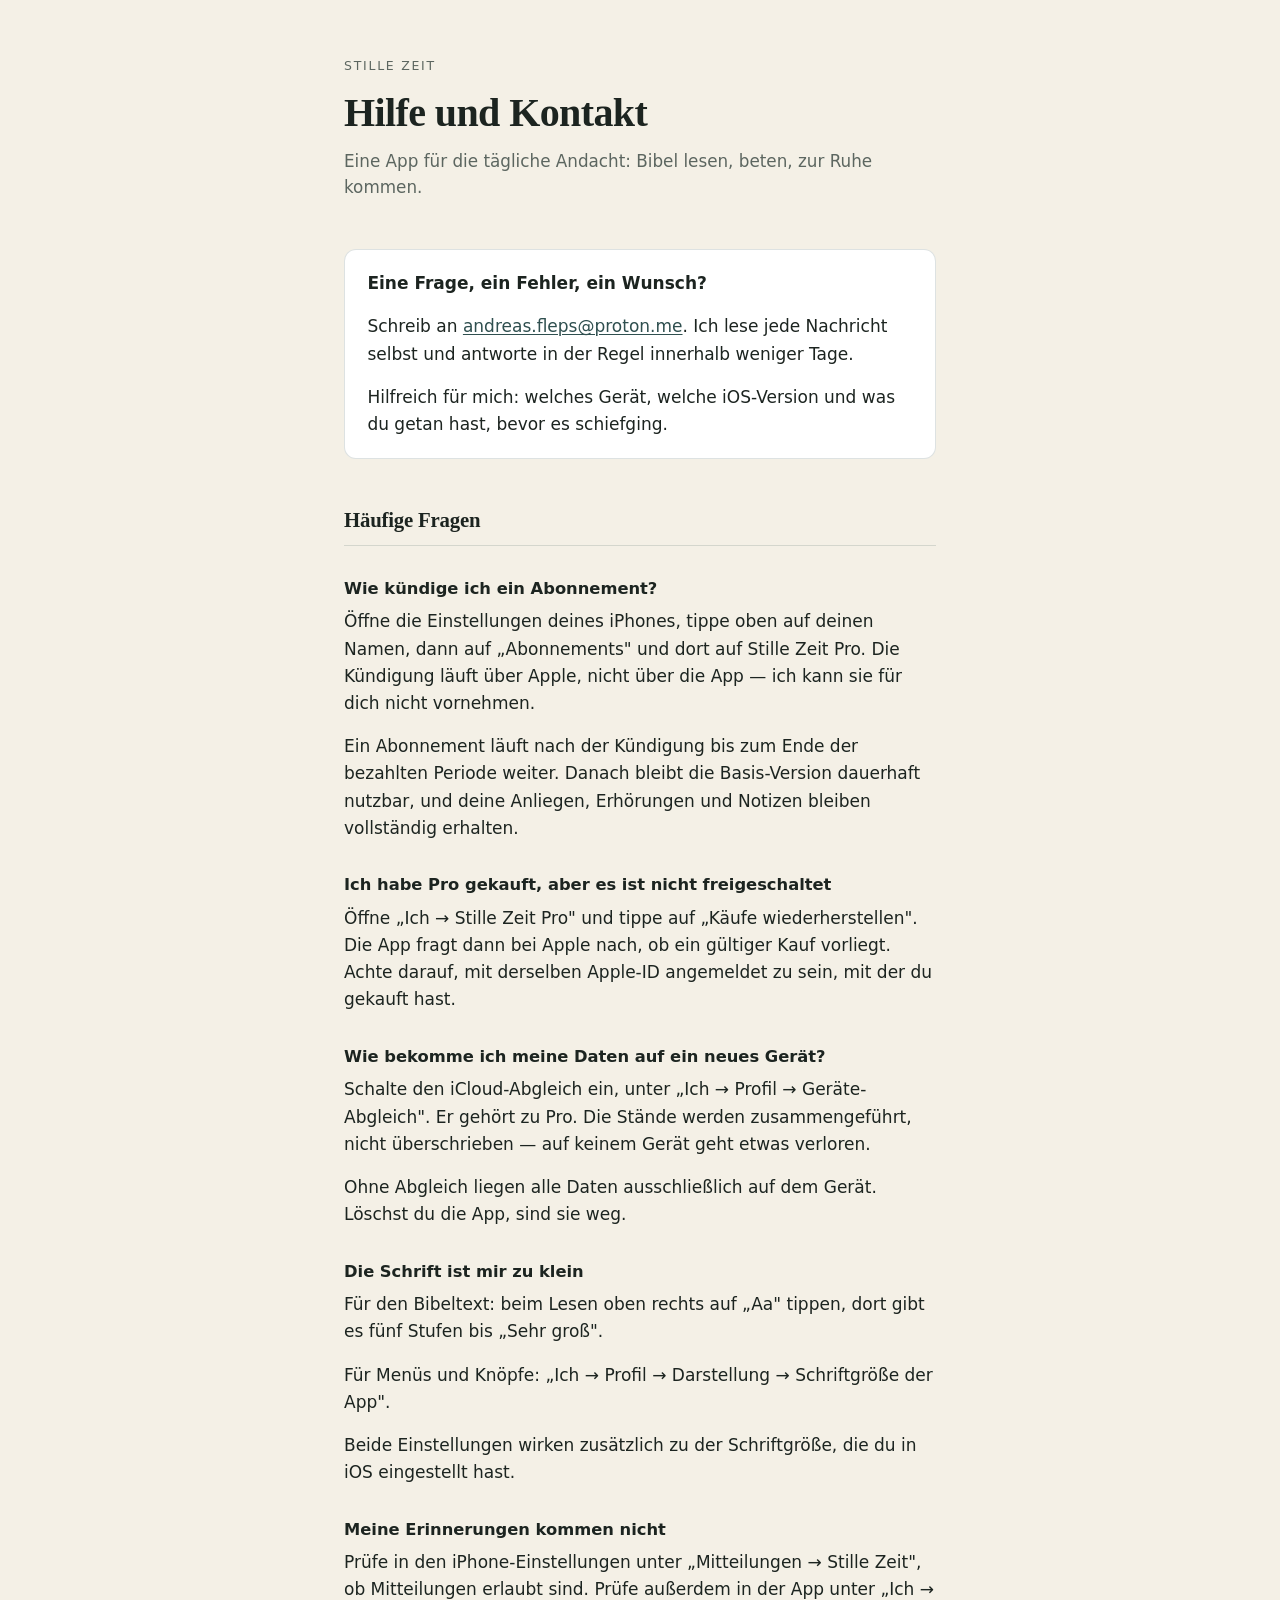
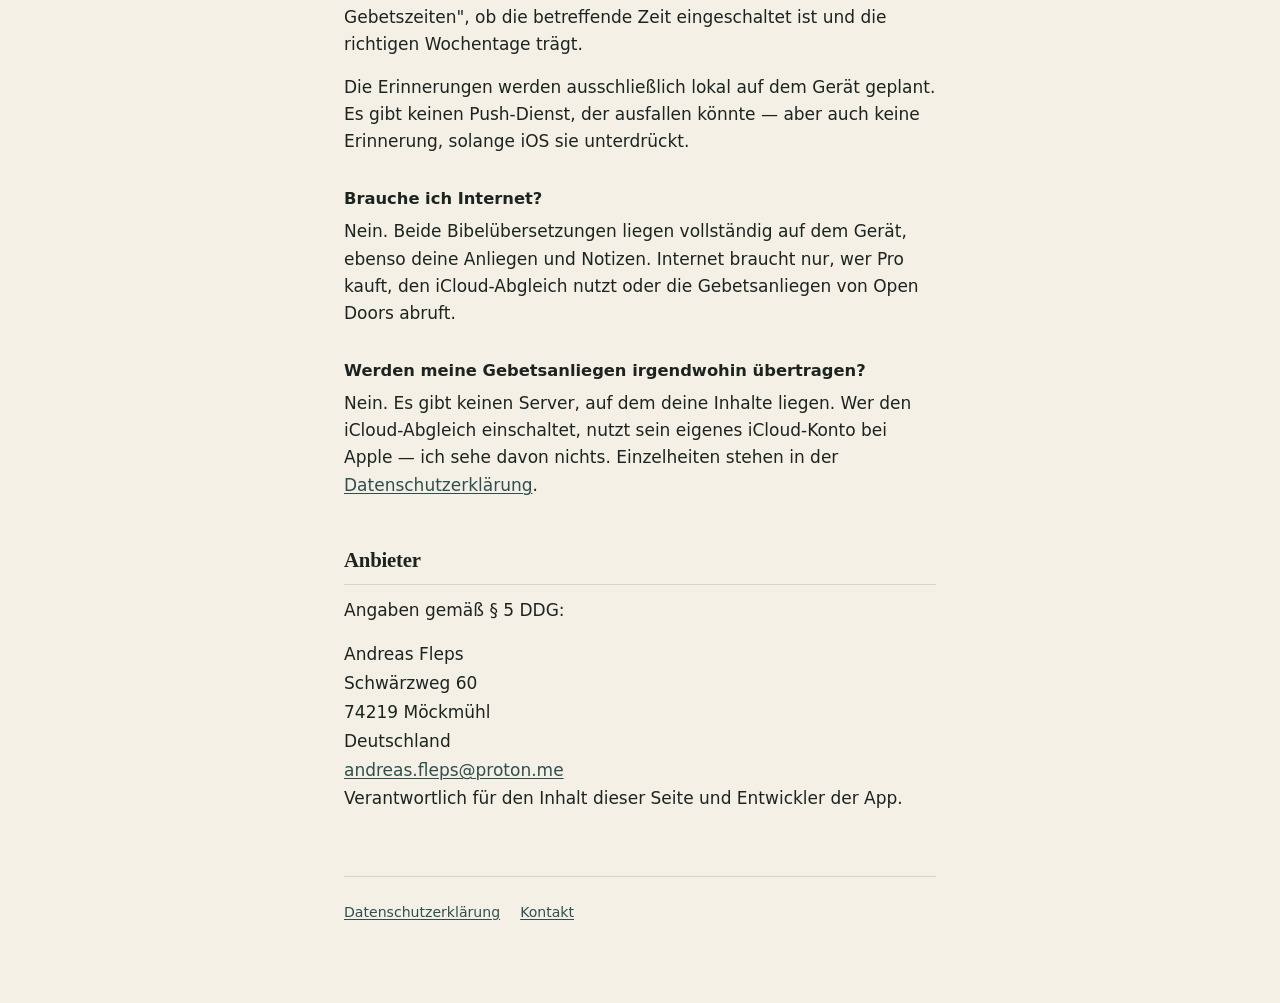
<file: index.html>
<!DOCTYPE html>
<html lang="de">
<head>
<meta charset="utf-8">
<meta name="viewport" content="width=device-width, initial-scale=1">
<title>Stille Zeit — Hilfe und Kontakt</title>
<meta name="description" content="Hilfe, häufige Fragen und Kontakt zur App Stille Zeit.">
<link rel="stylesheet" href="stil.css">
</head>
<body>
<div class="huelle">

  <header class="kopf">
    <p class="marke">Stille Zeit</p>
    <h1>Hilfe und Kontakt</h1>
    <p class="vorspann">Eine App für die tägliche Andacht: Bibel lesen, beten, zur Ruhe kommen.</p>
  </header>

  <div class="karte">
    <p><strong>Eine Frage, ein Fehler, ein Wunsch?</strong></p>
    <p>Schreib an <a href="mailto:andreas.fleps@proton.me">andreas.fleps@proton.me</a>. Ich lese jede Nachricht selbst und antworte in der Regel innerhalb weniger Tage.</p>
    <p>Hilfreich für mich: welches Gerät, welche iOS-Version und was du getan hast, bevor es schiefging.</p>
  </div>

  <h2>Häufige Fragen</h2>

  <h3>Wie kündige ich ein Abonnement?</h3>
  <p>Öffne die Einstellungen deines iPhones, tippe oben auf deinen Namen, dann auf „Abonnements" und dort auf Stille Zeit Pro. Die Kündigung läuft über Apple, nicht über die App — ich kann sie für dich nicht vornehmen.</p>
  <p>Ein Abonnement läuft nach der Kündigung bis zum Ende der bezahlten Periode weiter. Danach bleibt die Basis-Version dauerhaft nutzbar, und deine Anliegen, Erhörungen und Notizen bleiben vollständig erhalten.</p>

  <h3>Ich habe Pro gekauft, aber es ist nicht freigeschaltet</h3>
  <p>Öffne „Ich → Stille Zeit Pro" und tippe auf „Käufe wiederherstellen". Die App fragt dann bei Apple nach, ob ein gültiger Kauf vorliegt. Achte darauf, mit derselben Apple-ID angemeldet zu sein, mit der du gekauft hast.</p>

  <h3>Wie bekomme ich meine Daten auf ein neues Gerät?</h3>
  <p>Schalte den iCloud-Abgleich ein, unter „Ich → Profil → Geräte-Abgleich". Er gehört zu Pro. Die Stände werden zusammengeführt, nicht überschrieben — auf keinem Gerät geht etwas verloren.</p>
  <p>Ohne Abgleich liegen alle Daten ausschließlich auf dem Gerät. Löschst du die App, sind sie weg.</p>

  <h3>Die Schrift ist mir zu klein</h3>
  <p>Für den Bibeltext: beim Lesen oben rechts auf „Aa" tippen, dort gibt es fünf Stufen bis „Sehr groß".</p>
  <p>Für Menüs und Knöpfe: „Ich → Profil → Darstellung → Schriftgröße der App".</p>
  <p>Beide Einstellungen wirken zusätzlich zu der Schriftgröße, die du in iOS eingestellt hast.</p>

  <h3>Meine Erinnerungen kommen nicht</h3>
  <p>Prüfe in den iPhone-Einstellungen unter „Mitteilungen → Stille Zeit", ob Mitteilungen erlaubt sind. Prüfe außerdem in der App unter „Ich → Gebetszeiten", ob die betreffende Zeit eingeschaltet ist und die richtigen Wochentage trägt.</p>
  <p>Die Erinnerungen werden ausschließlich lokal auf dem Gerät geplant. Es gibt keinen Push-Dienst, der ausfallen könnte — aber auch keine Erinnerung, solange iOS sie unterdrückt.</p>

  <h3>Brauche ich Internet?</h3>
  <p>Nein. Beide Bibelübersetzungen liegen vollständig auf dem Gerät, ebenso deine Anliegen und Notizen. Internet braucht nur, wer Pro kauft, den iCloud-Abgleich nutzt oder die Gebetsanliegen von Open Doors abruft.</p>

  <h3>Werden meine Gebetsanliegen irgendwohin übertragen?</h3>
  <p>Nein. Es gibt keinen Server, auf dem deine Inhalte liegen. Wer den iCloud-Abgleich einschaltet, nutzt sein eigenes iCloud-Konto bei Apple — ich sehe davon nichts. Einzelheiten stehen in der <a href="datenschutz.html">Datenschutzerklärung</a>.</p>

  <h2>Anbieter</h2>
  <p>Angaben gemäß § 5 DDG:</p>
  <address class="anschrift">
    Andreas Fleps<br>
    Schwärzweg 60<br>
    74219 Möckmühl<br>
    Deutschland<br>
    <a href="mailto:andreas.fleps@proton.me">andreas.fleps@proton.me</a>
  </address>
  <p>Verantwortlich für den Inhalt dieser Seite und Entwickler der App.</p>

  <footer class="fuss">
    <a href="datenschutz.html">Datenschutzerklärung</a>
    <a href="mailto:andreas.fleps@proton.me">Kontakt</a>
  </footer>

</div>
</body>
</html>
</file>
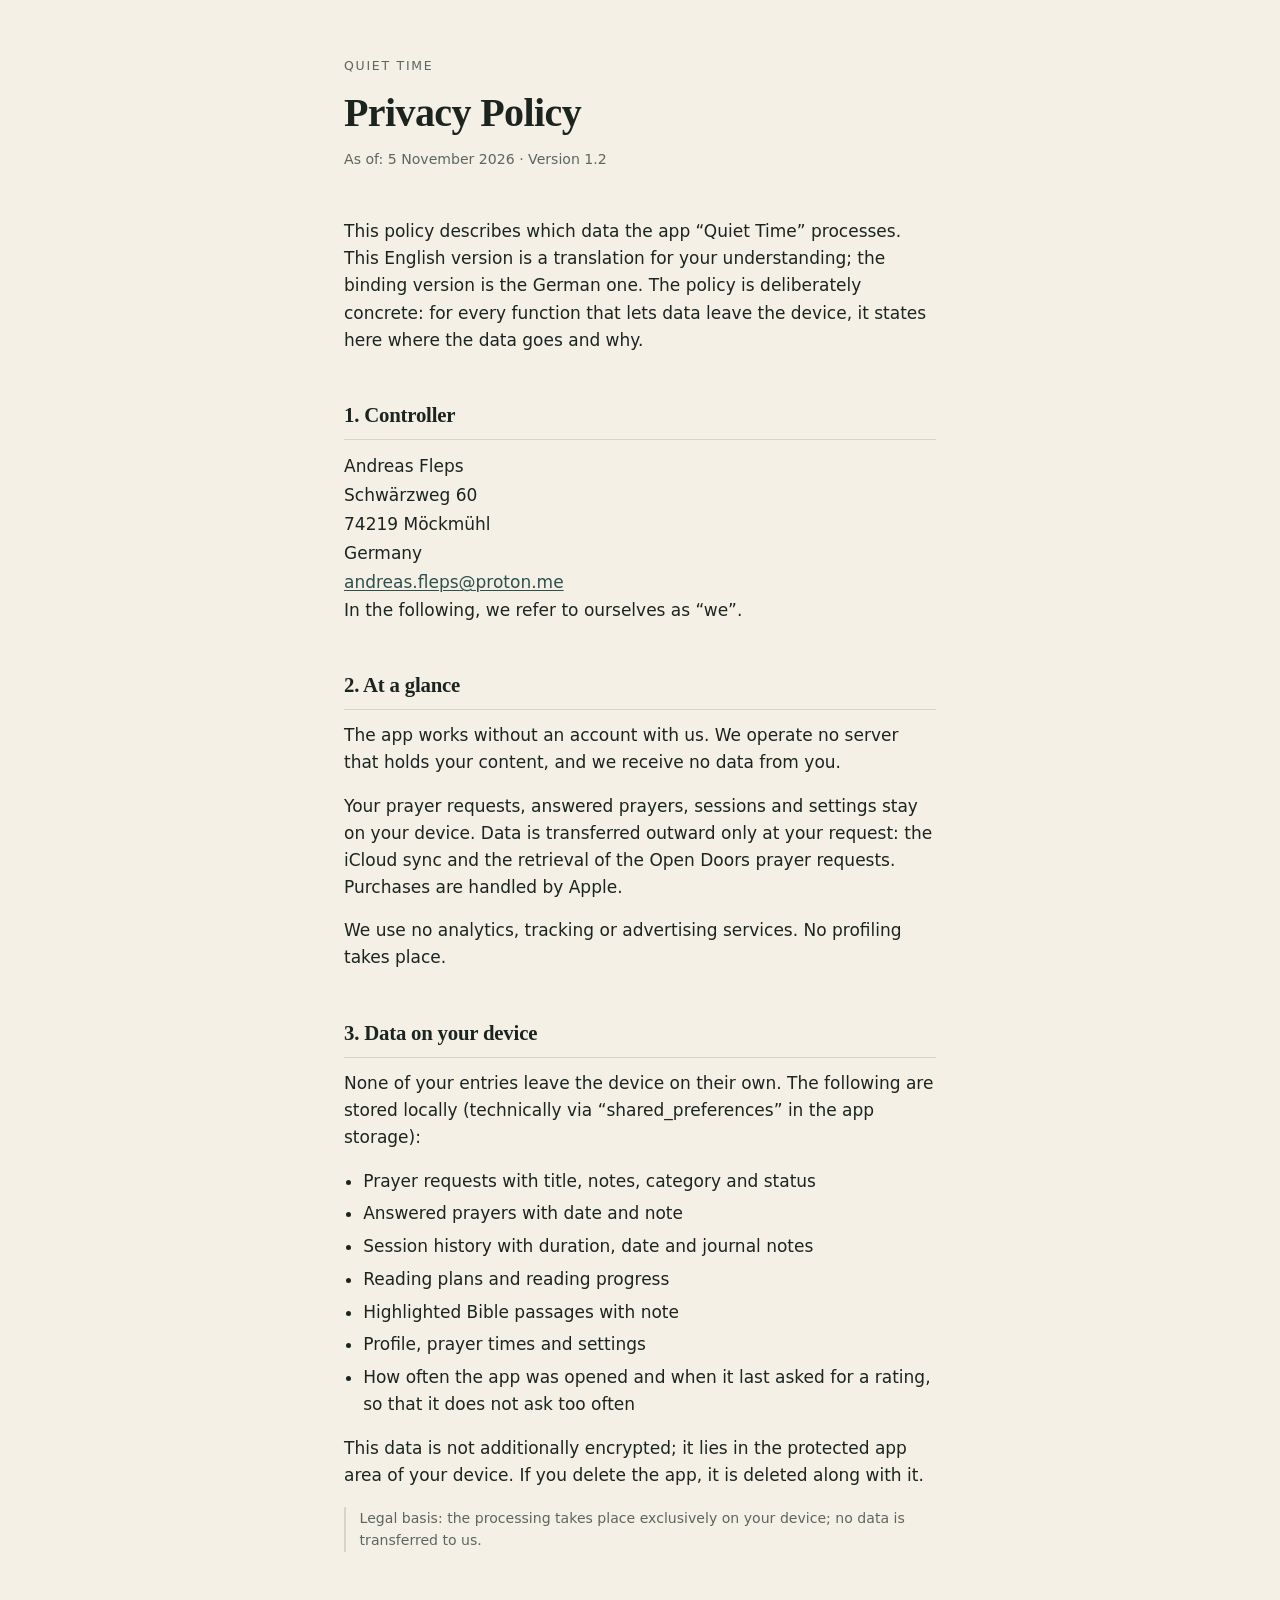
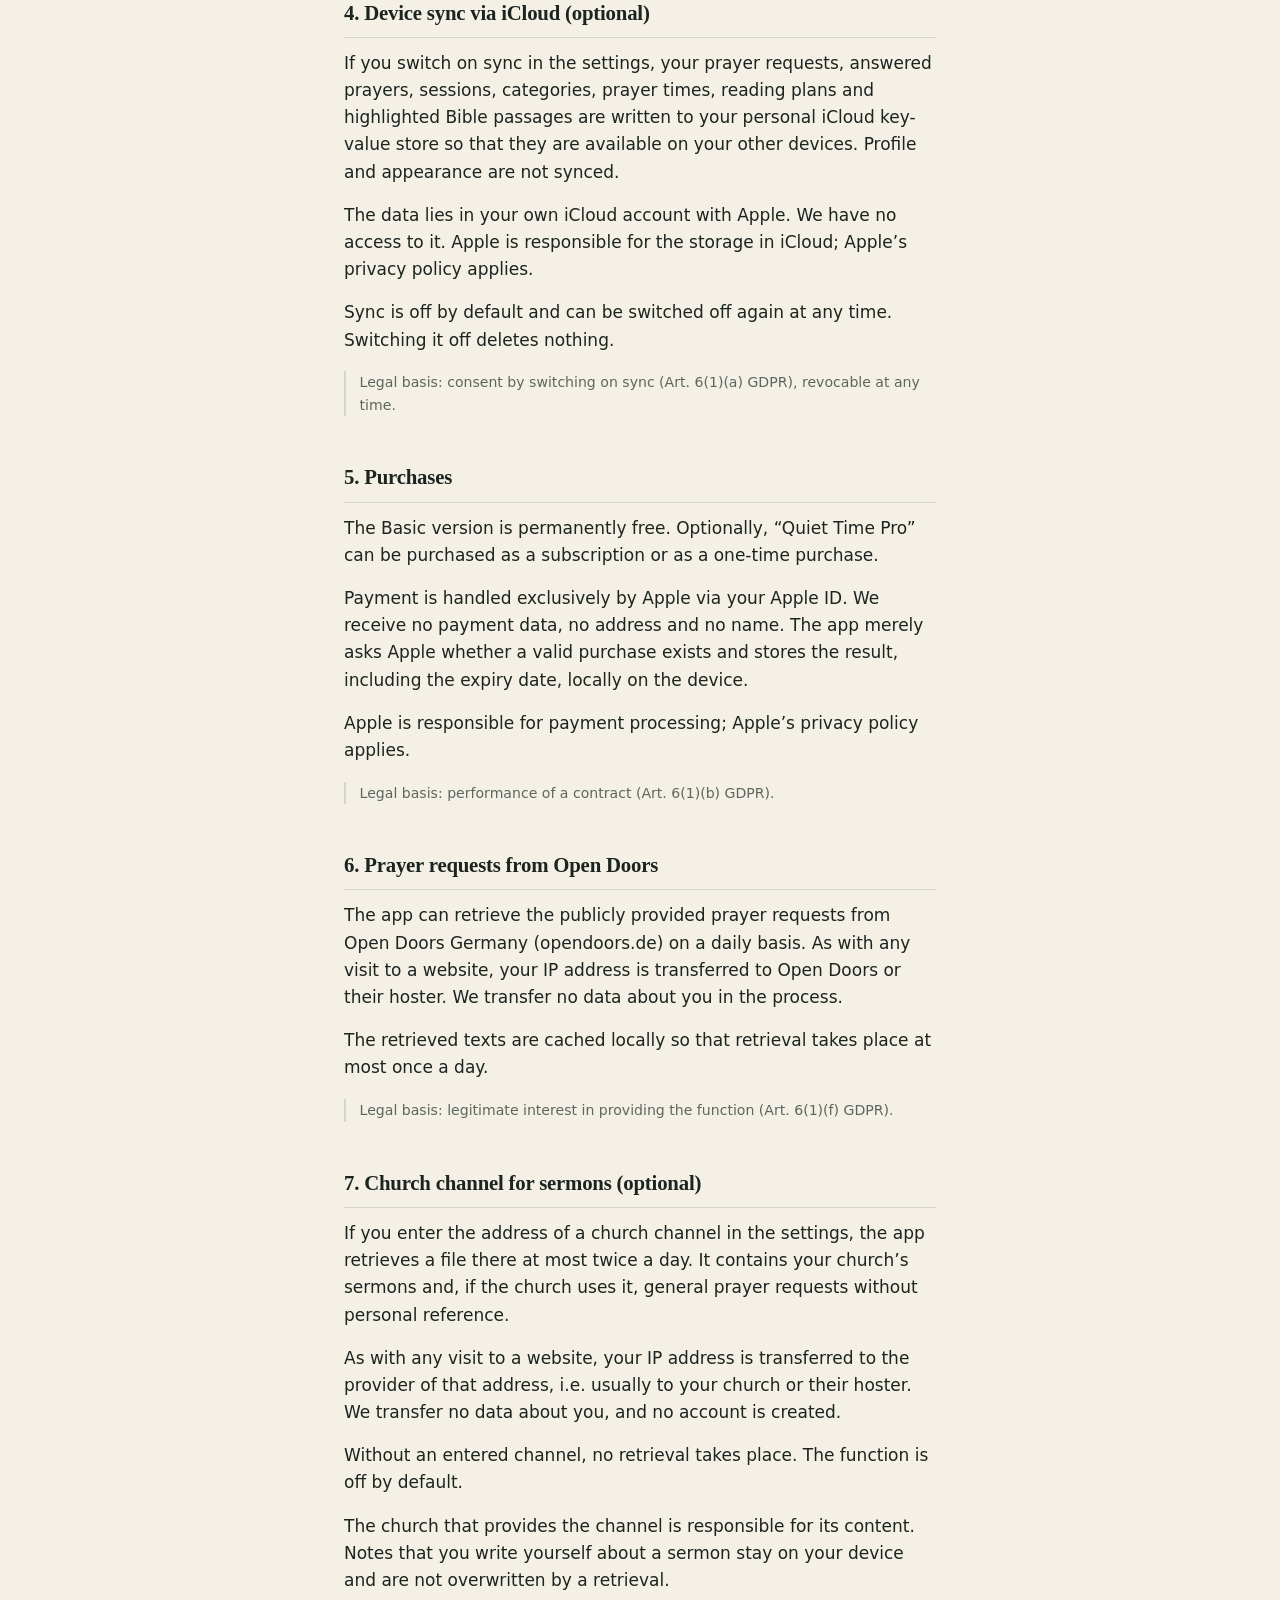
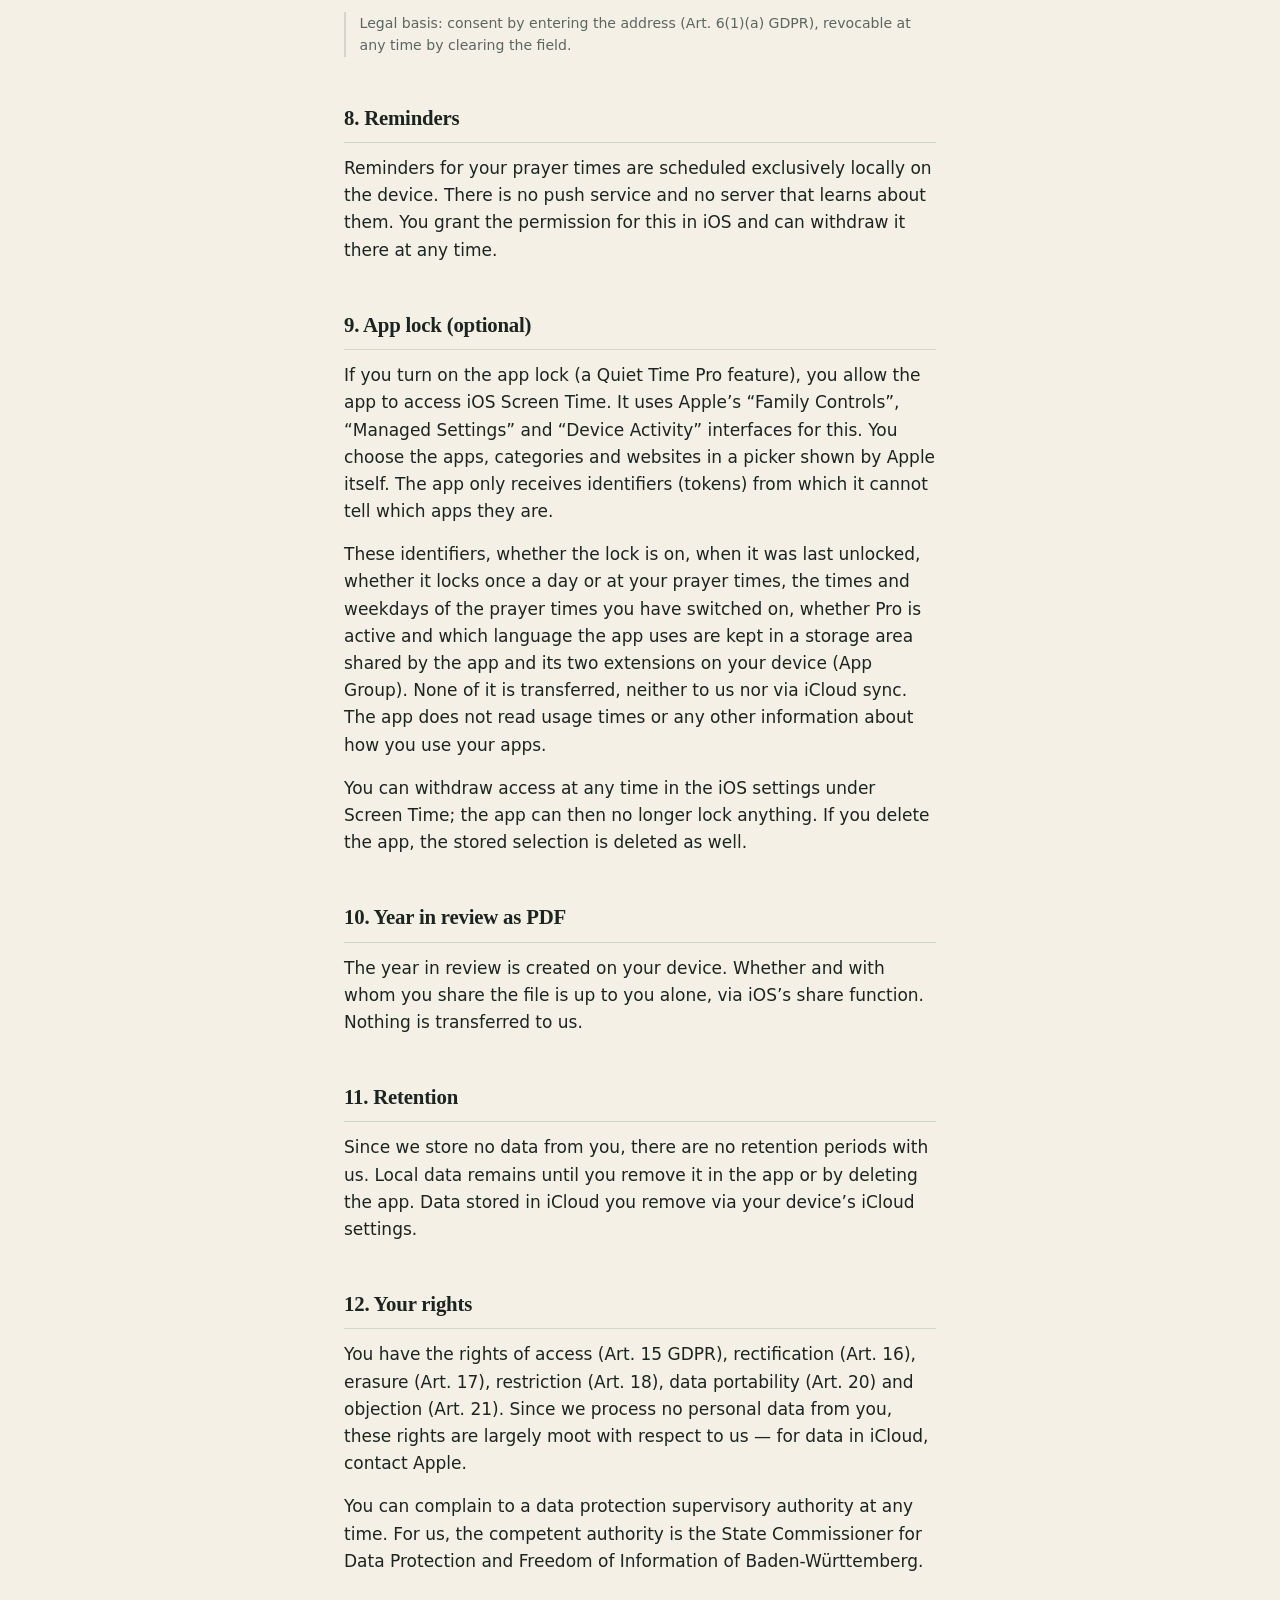
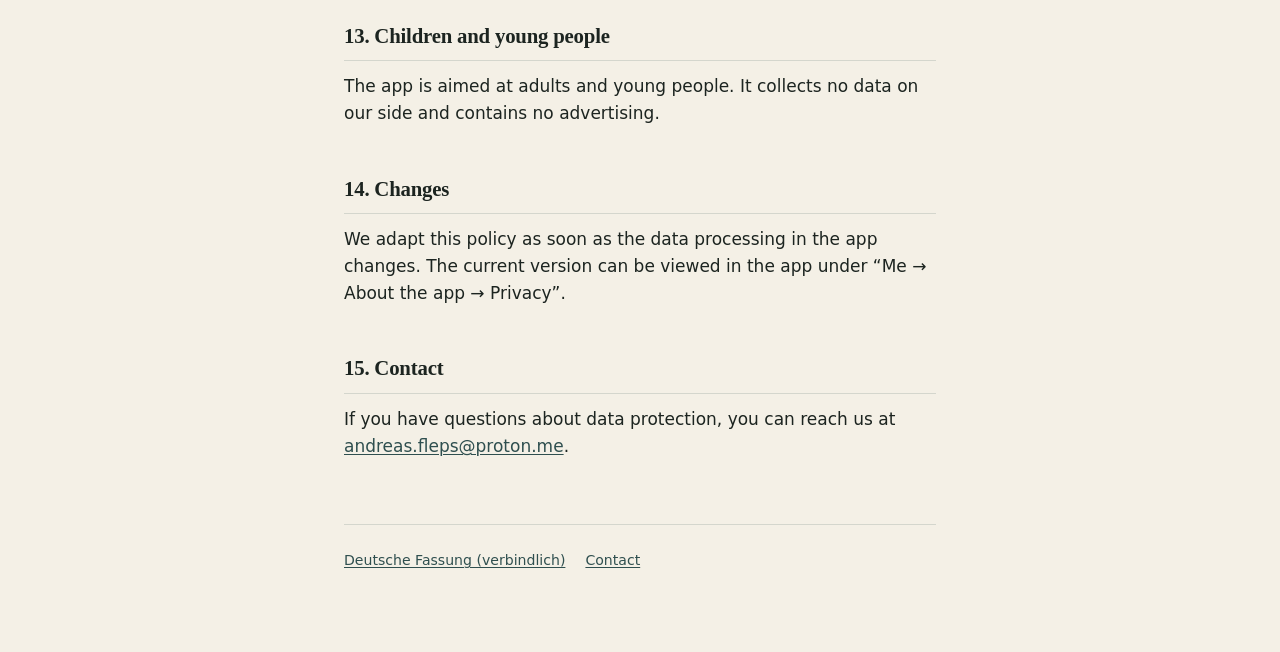
<file: datenschutz-en.html>
<!DOCTYPE html>
<html lang="en">
<head>
<meta charset="utf-8">
<meta name="viewport" content="width=device-width, initial-scale=1">
<title>Privacy Policy — Quiet Time</title>
<meta name="description" content="Which data the app Quiet Time processes — and which it does not.">
<link rel="stylesheet" href="stil.css">
</head>
<body>
<div class="huelle">

  <header class="kopf">
    <p class="marke">Quiet Time</p>
    <h1>Privacy Policy</h1>
    <p class="stand">As of: 5 November 2026 · Version 1.2</p>
  </header>

  <p>This policy describes which data the app “Quiet Time” processes. This English version is a translation for your understanding; the binding version is the German one. The policy is deliberately concrete: for every function that lets data leave the device, it states here where the data goes and why.</p>

  <h2>1. Controller</h2>
  <address class="anschrift">
    Andreas Fleps<br>
    Schwärzweg 60<br>
    74219 Möckmühl<br>
    Germany<br>
    <a href="mailto:andreas.fleps@proton.me">andreas.fleps@proton.me</a>
  </address>
  <p>In the following, we refer to ourselves as “we”.</p>

  <h2>2. At a glance</h2>
  <p>The app works without an account with us. We operate no server that holds your content, and we receive no data from you.</p>
  <p>Your prayer requests, answered prayers, sessions and settings stay on your device. Data is transferred outward only at your request: the iCloud sync and the retrieval of the Open Doors prayer requests. Purchases are handled by Apple.</p>
  <p>We use no analytics, tracking or advertising services. No profiling takes place.</p>

  <h2>3. Data on your device</h2>
  <p>None of your entries leave the device on their own. The following are stored locally (technically via “shared_preferences” in the app storage):</p>
  <ul>
    <li>Prayer requests with title, notes, category and status</li>
    <li>Answered prayers with date and note</li>
    <li>Session history with duration, date and journal notes</li>
    <li>Reading plans and reading progress</li>
    <li>Highlighted Bible passages with note</li>
    <li>Profile, prayer times and settings</li>
    <li>How often the app was opened and when it last asked for a rating, so that it does not ask too often</li>
  </ul>
  <p>This data is not additionally encrypted; it lies in the protected app area of your device. If you delete the app, it is deleted along with it.</p>
  <p class="rechtsgrund">Legal basis: the processing takes place exclusively on your device; no data is transferred to us.</p>

  <h2>4. Device sync via iCloud (optional)</h2>
  <p>If you switch on sync in the settings, your prayer requests, answered prayers, sessions, categories, prayer times, reading plans and highlighted Bible passages are written to your personal iCloud key-value store so that they are available on your other devices. Profile and appearance are not synced.</p>
  <p>The data lies in your own iCloud account with Apple. We have no access to it. Apple is responsible for the storage in iCloud; Apple’s privacy policy applies.</p>
  <p>Sync is off by default and can be switched off again at any time. Switching it off deletes nothing.</p>
  <p class="rechtsgrund">Legal basis: consent by switching on sync (Art. 6(1)(a) GDPR), revocable at any time.</p>

  <h2>5. Purchases</h2>
  <p>The Basic version is permanently free. Optionally, “Quiet Time Pro” can be purchased as a subscription or as a one-time purchase.</p>
  <p>Payment is handled exclusively by Apple via your Apple ID. We receive no payment data, no address and no name. The app merely asks Apple whether a valid purchase exists and stores the result, including the expiry date, locally on the device.</p>
  <p>Apple is responsible for payment processing; Apple’s privacy policy applies.</p>
  <p class="rechtsgrund">Legal basis: performance of a contract (Art. 6(1)(b) GDPR).</p>

  <h2>6. Prayer requests from Open Doors</h2>
  <p>The app can retrieve the publicly provided prayer requests from Open Doors Germany (opendoors.de) on a daily basis. As with any visit to a website, your IP address is transferred to Open Doors or their hoster. We transfer no data about you in the process.</p>
  <p>The retrieved texts are cached locally so that retrieval takes place at most once a day.</p>
  <p class="rechtsgrund">Legal basis: legitimate interest in providing the function (Art. 6(1)(f) GDPR).</p>

  <h2>7. Church channel for sermons (optional)</h2>
  <p>If you enter the address of a church channel in the settings, the app retrieves a file there at most twice a day. It contains your church’s sermons and, if the church uses it, general prayer requests without personal reference.</p>
  <p>As with any visit to a website, your IP address is transferred to the provider of that address, i.e. usually to your church or their hoster. We transfer no data about you, and no account is created.</p>
  <p>Without an entered channel, no retrieval takes place. The function is off by default.</p>
  <p>The church that provides the channel is responsible for its content. Notes that you write yourself about a sermon stay on your device and are not overwritten by a retrieval.</p>
  <p class="rechtsgrund">Legal basis: consent by entering the address (Art. 6(1)(a) GDPR), revocable at any time by clearing the field.</p>

  <h2>8. Reminders</h2>
  <p>Reminders for your prayer times are scheduled exclusively locally on the device. There is no push service and no server that learns about them. You grant the permission for this in iOS and can withdraw it there at any time.</p>

  <h2>9. App lock (optional)</h2>
  <p>If you turn on the app lock (a Quiet Time Pro feature), you allow the app to access iOS Screen Time. It uses Apple’s “Family Controls”, “Managed Settings” and “Device Activity” interfaces for this. You choose the apps, categories and websites in a picker shown by Apple itself. The app only receives identifiers (tokens) from which it cannot tell which apps they are.</p>
  <p>These identifiers, whether the lock is on, when it was last unlocked, whether it locks once a day or at your prayer times, the times and weekdays of the prayer times you have switched on, whether Pro is active and which language the app uses are kept in a storage area shared by the app and its two extensions on your device (App Group). None of it is transferred, neither to us nor via iCloud sync. The app does not read usage times or any other information about how you use your apps.</p>
  <p>You can withdraw access at any time in the iOS settings under Screen Time; the app can then no longer lock anything. If you delete the app, the stored selection is deleted as well.</p>

  <h2>10. Year in review as PDF</h2>
  <p>The year in review is created on your device. Whether and with whom you share the file is up to you alone, via iOS’s share function. Nothing is transferred to us.</p>

  <h2>11. Retention</h2>
  <p>Since we store no data from you, there are no retention periods with us. Local data remains until you remove it in the app or by deleting the app. Data stored in iCloud you remove via your device’s iCloud settings.</p>

  <h2>12. Your rights</h2>
  <p>You have the rights of access (Art. 15 GDPR), rectification (Art. 16), erasure (Art. 17), restriction (Art. 18), data portability (Art. 20) and objection (Art. 21). Since we process no personal data from you, these rights are largely moot with respect to us — for data in iCloud, contact Apple.</p>
  <p>You can complain to a data protection supervisory authority at any time. For us, the competent authority is the State Commissioner for Data Protection and Freedom of Information of Baden-Württemberg.</p>

  <h2>13. Children and young people</h2>
  <p>The app is aimed at adults and young people. It collects no data on our side and contains no advertising.</p>

  <h2>14. Changes</h2>
  <p>We adapt this policy as soon as the data processing in the app changes. The current version can be viewed in the app under “Me → About the app → Privacy”.</p>

  <h2>15. Contact</h2>
  <p>If you have questions about data protection, you can reach us at <a href="mailto:andreas.fleps@proton.me">andreas.fleps@proton.me</a>.</p>

  <footer class="fuss">
    <a href="datenschutz.html">Deutsche Fassung (verbindlich)</a>
    <a href="mailto:andreas.fleps@proton.me">Contact</a>
  </footer>

</div>
</body>
</html>
</file>
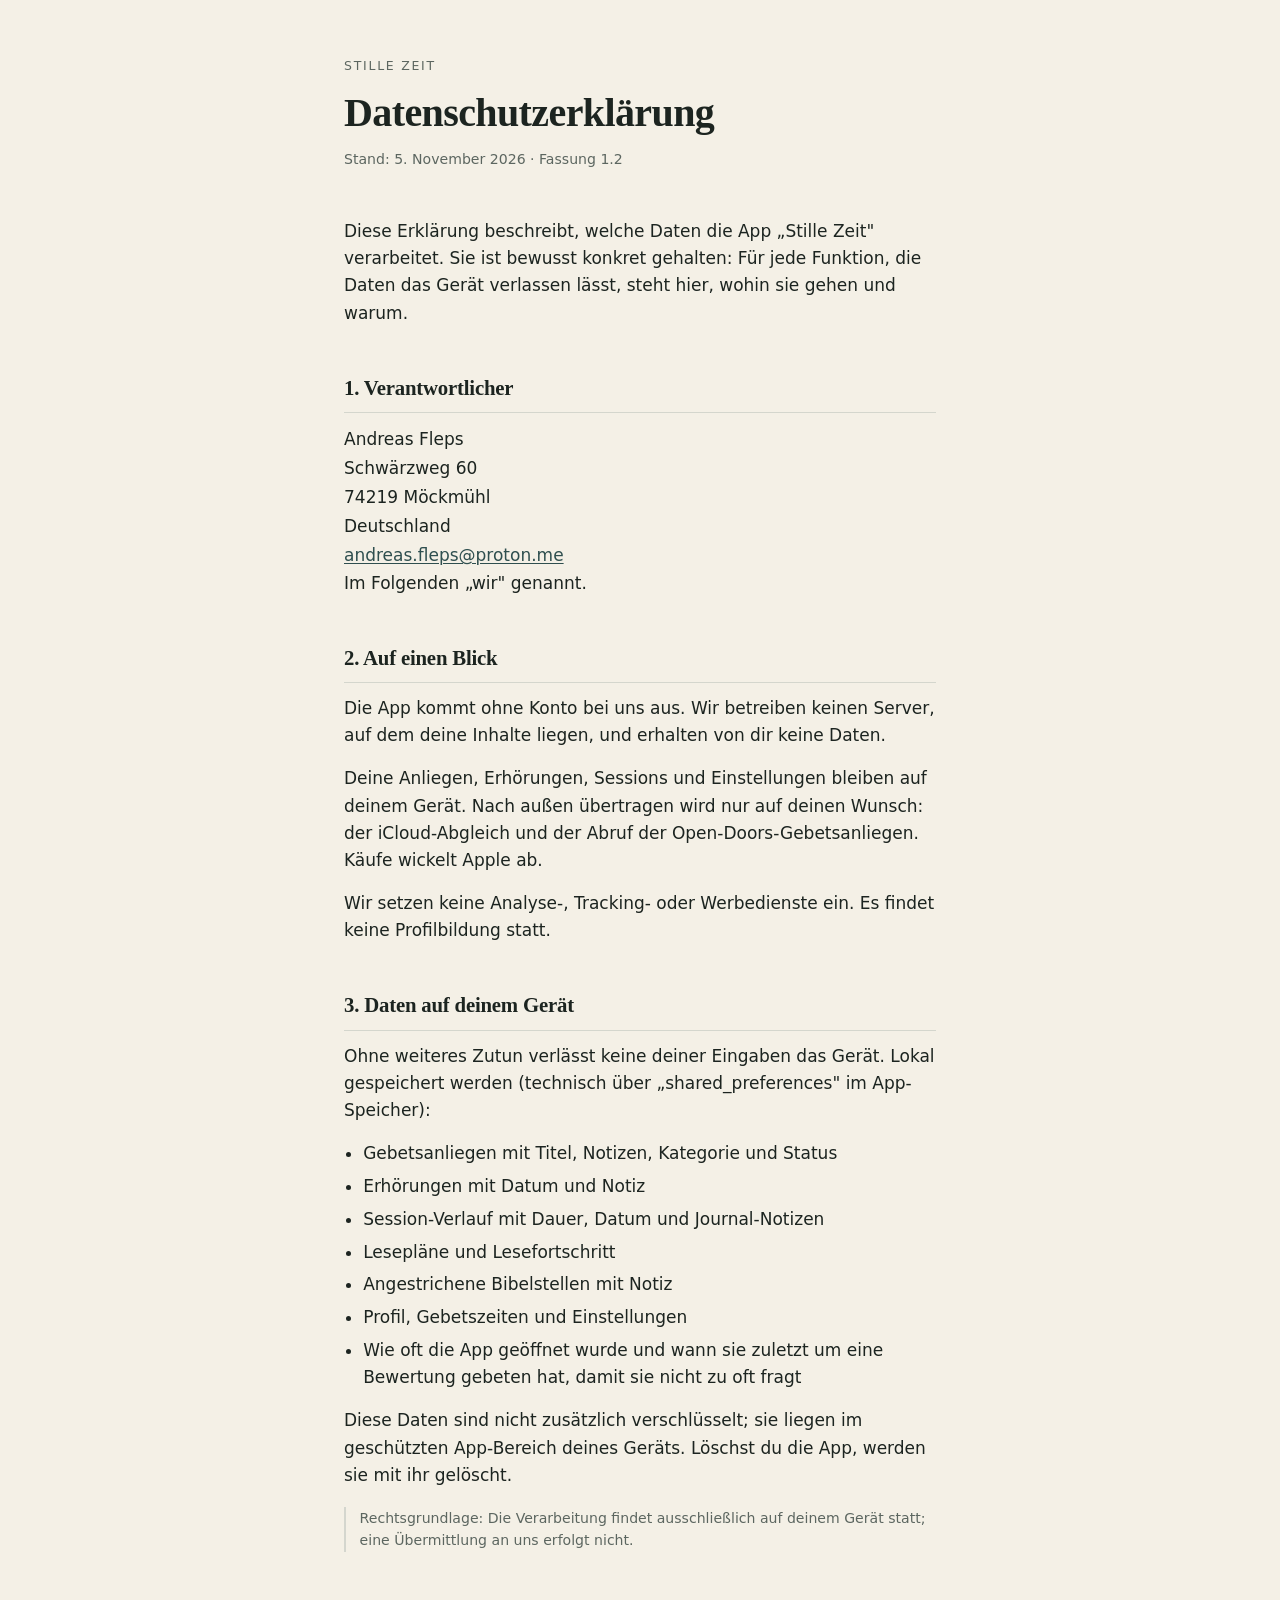
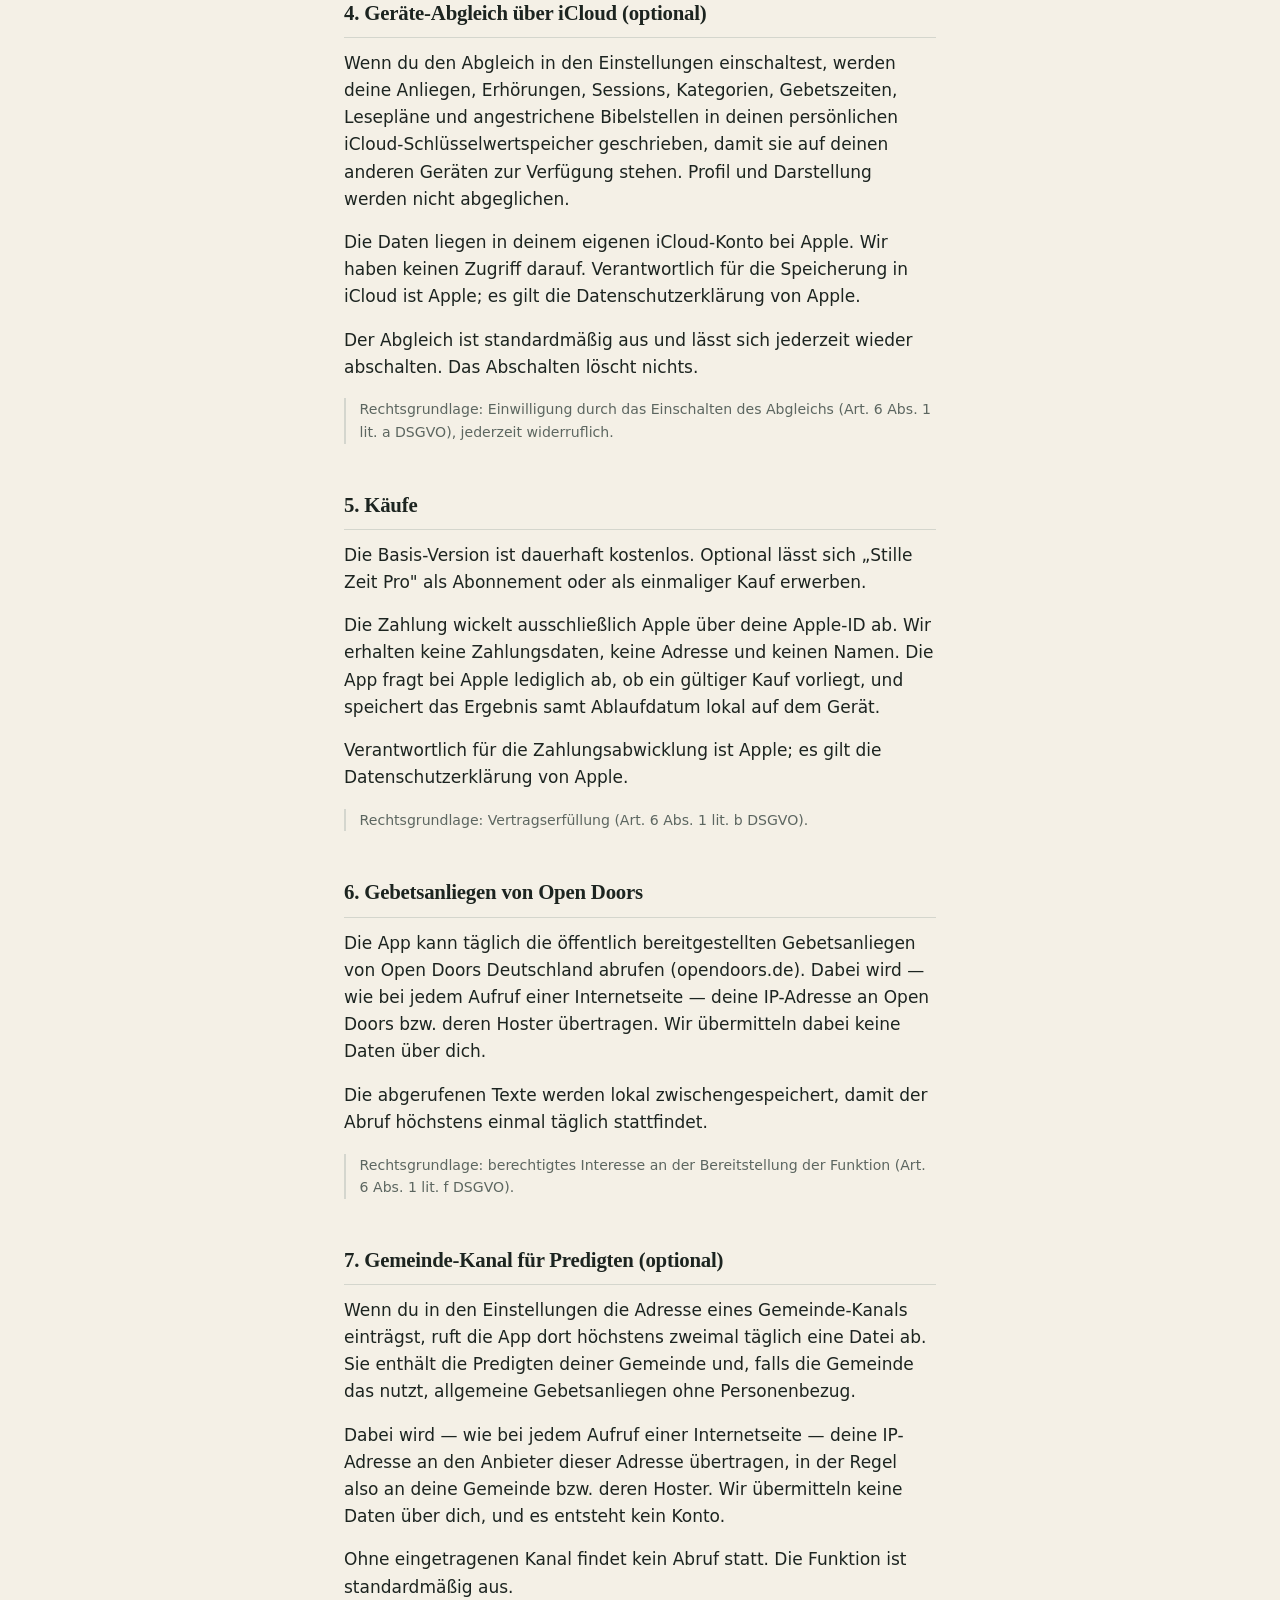
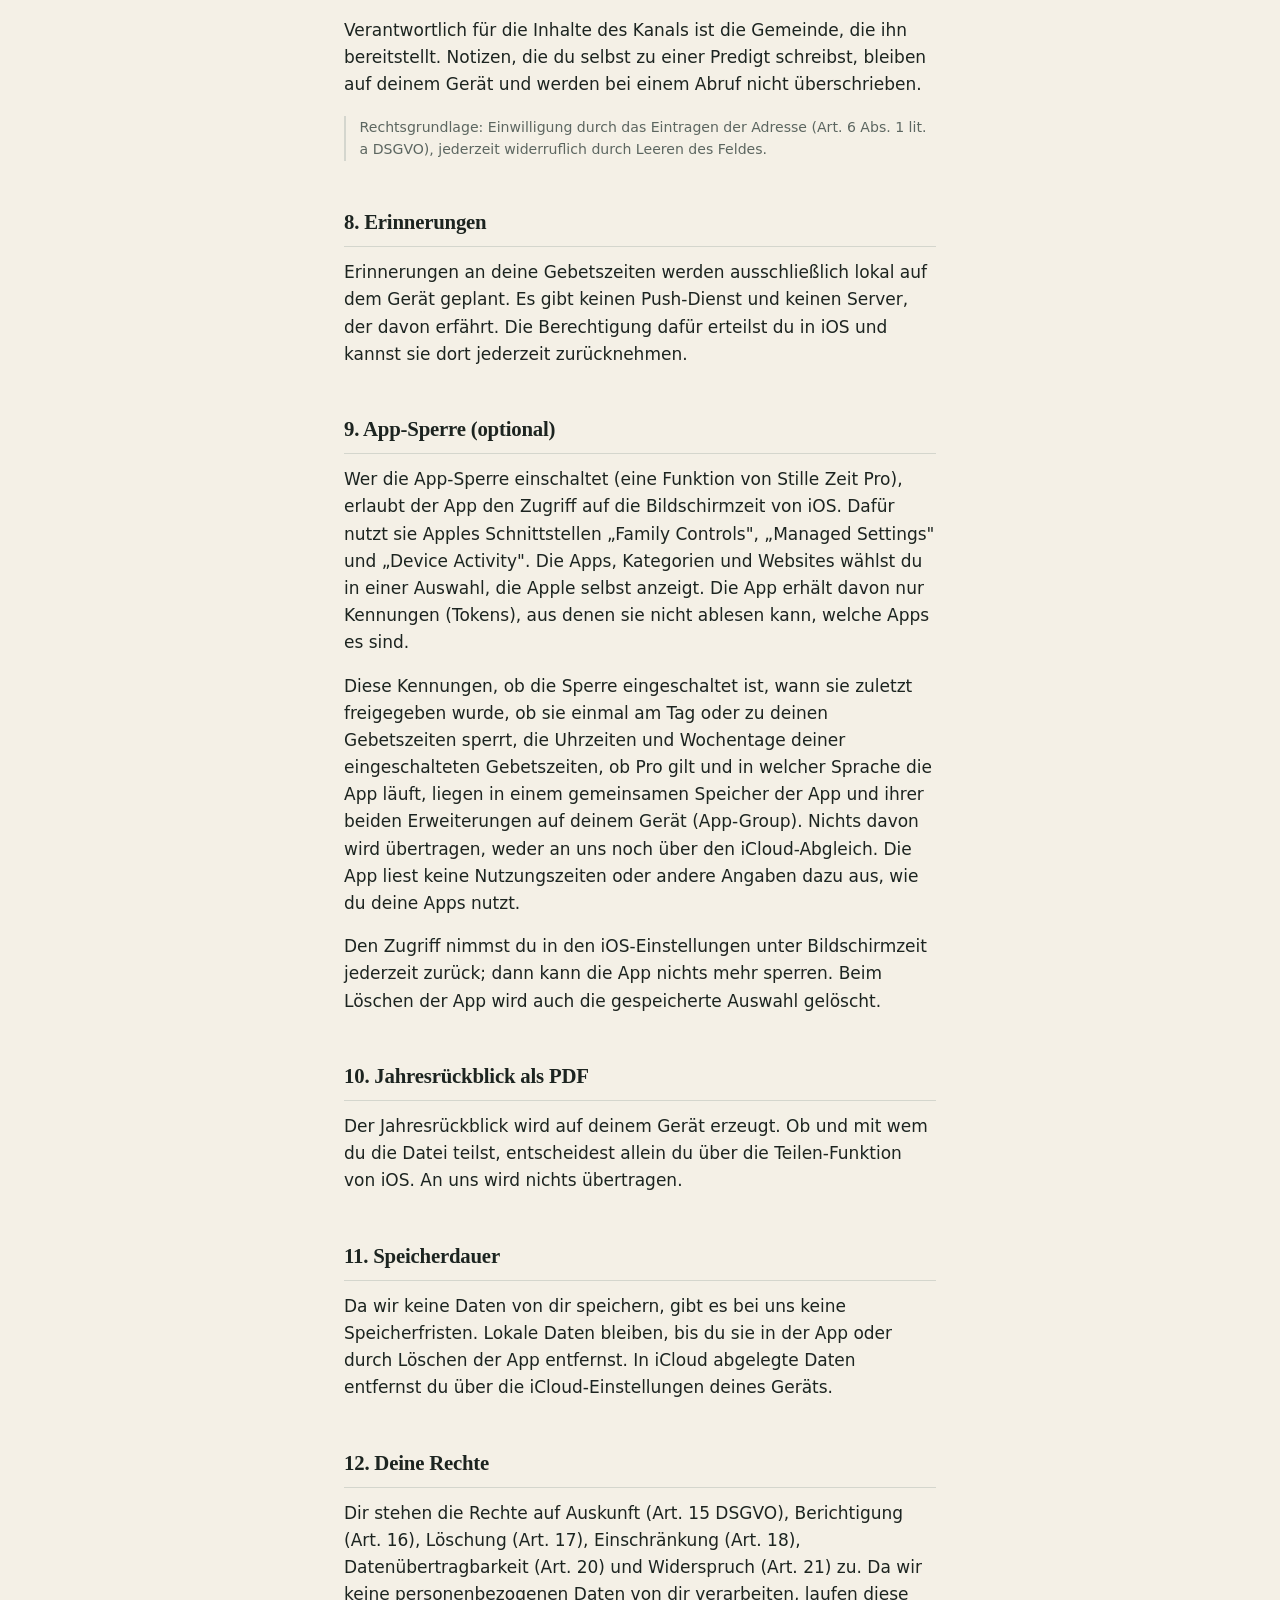
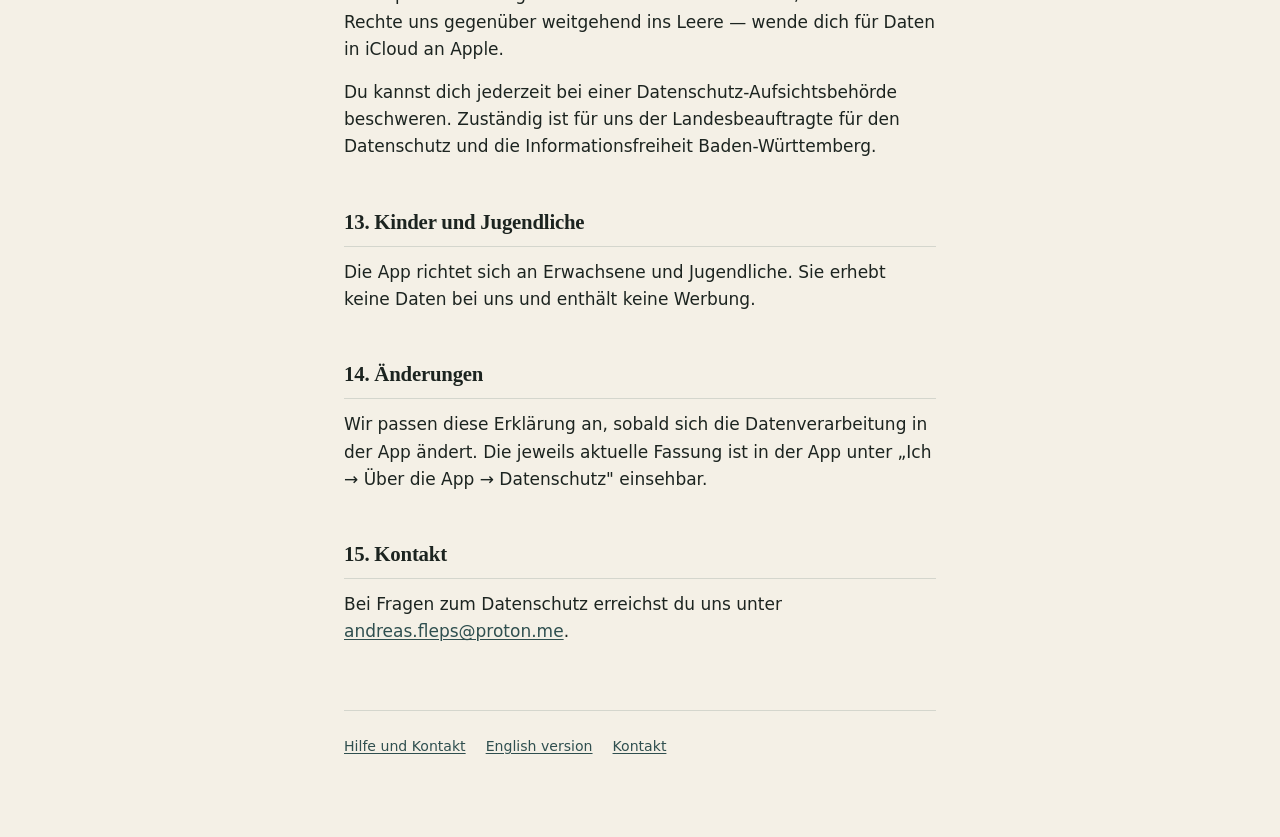
<file: datenschutz.html>
<!DOCTYPE html>
<html lang="de">
<head>
<meta charset="utf-8">
<meta name="viewport" content="width=device-width, initial-scale=1">
<title>Datenschutzerklärung — Stille Zeit</title>
<meta name="description" content="Welche Daten die App Stille Zeit verarbeitet — und welche nicht.">
<link rel="stylesheet" href="stil.css">
</head>
<body>
<div class="huelle">

  <header class="kopf">
    <p class="marke">Stille Zeit</p>
    <h1>Datenschutzerklärung</h1>
    <p class="stand">Stand: 5. November 2026 · Fassung 1.2</p>
  </header>

  <p>Diese Erklärung beschreibt, welche Daten die App „Stille Zeit" verarbeitet. Sie ist bewusst konkret gehalten: Für jede Funktion, die Daten das Gerät verlassen lässt, steht hier, wohin sie gehen und warum.</p>

  <h2>1. Verantwortlicher</h2>
  <address class="anschrift">
    Andreas Fleps<br>
    Schwärzweg 60<br>
    74219 Möckmühl<br>
    Deutschland<br>
    <a href="mailto:andreas.fleps@proton.me">andreas.fleps@proton.me</a>
  </address>
  <p>Im Folgenden „wir" genannt.</p>

  <h2>2. Auf einen Blick</h2>
  <p>Die App kommt ohne Konto bei uns aus. Wir betreiben keinen Server, auf dem deine Inhalte liegen, und erhalten von dir keine Daten.</p>
  <p>Deine Anliegen, Erhörungen, Sessions und Einstellungen bleiben auf deinem Gerät. Nach außen übertragen wird nur auf deinen Wunsch: der iCloud-Abgleich und der Abruf der Open-Doors-Gebetsanliegen. Käufe wickelt Apple ab.</p>
  <p>Wir setzen keine Analyse-, Tracking- oder Werbedienste ein. Es findet keine Profilbildung statt.</p>

  <h2>3. Daten auf deinem Gerät</h2>
  <p>Ohne weiteres Zutun verlässt keine deiner Eingaben das Gerät. Lokal gespeichert werden (technisch über „shared_preferences" im App-Speicher):</p>
  <ul>
    <li>Gebetsanliegen mit Titel, Notizen, Kategorie und Status</li>
    <li>Erhörungen mit Datum und Notiz</li>
    <li>Session-Verlauf mit Dauer, Datum und Journal-Notizen</li>
    <li>Lesepläne und Lesefortschritt</li>
    <li>Angestrichene Bibelstellen mit Notiz</li>
    <li>Profil, Gebetszeiten und Einstellungen</li>
    <li>Wie oft die App geöffnet wurde und wann sie zuletzt um eine Bewertung gebeten hat, damit sie nicht zu oft fragt</li>
  </ul>
  <p>Diese Daten sind nicht zusätzlich verschlüsselt; sie liegen im geschützten App-Bereich deines Geräts. Löschst du die App, werden sie mit ihr gelöscht.</p>
  <p class="rechtsgrund">Rechtsgrundlage: Die Verarbeitung findet ausschließlich auf deinem Gerät statt; eine Übermittlung an uns erfolgt nicht.</p>

  <h2>4. Geräte-Abgleich über iCloud (optional)</h2>
  <p>Wenn du den Abgleich in den Einstellungen einschaltest, werden deine Anliegen, Erhörungen, Sessions, Kategorien, Gebetszeiten, Lesepläne und angestrichene Bibelstellen in deinen persönlichen iCloud-Schlüsselwertspeicher geschrieben, damit sie auf deinen anderen Geräten zur Verfügung stehen. Profil und Darstellung werden nicht abgeglichen.</p>
  <p>Die Daten liegen in deinem eigenen iCloud-Konto bei Apple. Wir haben keinen Zugriff darauf. Verantwortlich für die Speicherung in iCloud ist Apple; es gilt die Datenschutzerklärung von Apple.</p>
  <p>Der Abgleich ist standardmäßig aus und lässt sich jederzeit wieder abschalten. Das Abschalten löscht nichts.</p>
  <p class="rechtsgrund">Rechtsgrundlage: Einwilligung durch das Einschalten des Abgleichs (Art. 6 Abs. 1 lit. a DSGVO), jederzeit widerruflich.</p>

  <h2>5. Käufe</h2>
  <p>Die Basis-Version ist dauerhaft kostenlos. Optional lässt sich „Stille Zeit Pro" als Abonnement oder als einmaliger Kauf erwerben.</p>
  <p>Die Zahlung wickelt ausschließlich Apple über deine Apple-ID ab. Wir erhalten keine Zahlungsdaten, keine Adresse und keinen Namen. Die App fragt bei Apple lediglich ab, ob ein gültiger Kauf vorliegt, und speichert das Ergebnis samt Ablaufdatum lokal auf dem Gerät.</p>
  <p>Verantwortlich für die Zahlungsabwicklung ist Apple; es gilt die Datenschutzerklärung von Apple.</p>
  <p class="rechtsgrund">Rechtsgrundlage: Vertragserfüllung (Art. 6 Abs. 1 lit. b DSGVO).</p>

  <h2>6. Gebetsanliegen von Open Doors</h2>
  <p>Die App kann täglich die öffentlich bereitgestellten Gebetsanliegen von Open Doors Deutschland abrufen (opendoors.de). Dabei wird — wie bei jedem Aufruf einer Internetseite — deine IP-Adresse an Open Doors bzw. deren Hoster übertragen. Wir übermitteln dabei keine Daten über dich.</p>
  <p>Die abgerufenen Texte werden lokal zwischengespeichert, damit der Abruf höchstens einmal täglich stattfindet.</p>
  <p class="rechtsgrund">Rechtsgrundlage: berechtigtes Interesse an der Bereitstellung der Funktion (Art. 6 Abs. 1 lit. f DSGVO).</p>

  <h2>7. Gemeinde-Kanal für Predigten (optional)</h2>
  <p>Wenn du in den Einstellungen die Adresse eines Gemeinde-Kanals einträgst, ruft die App dort höchstens zweimal täglich eine Datei ab. Sie enthält die Predigten deiner Gemeinde und, falls die Gemeinde das nutzt, allgemeine Gebetsanliegen ohne Personenbezug.</p>
  <p>Dabei wird — wie bei jedem Aufruf einer Internetseite — deine IP-Adresse an den Anbieter dieser Adresse übertragen, in der Regel also an deine Gemeinde bzw. deren Hoster. Wir übermitteln keine Daten über dich, und es entsteht kein Konto.</p>
  <p>Ohne eingetragenen Kanal findet kein Abruf statt. Die Funktion ist standardmäßig aus.</p>
  <p>Verantwortlich für die Inhalte des Kanals ist die Gemeinde, die ihn bereitstellt. Notizen, die du selbst zu einer Predigt schreibst, bleiben auf deinem Gerät und werden bei einem Abruf nicht überschrieben.</p>
  <p class="rechtsgrund">Rechtsgrundlage: Einwilligung durch das Eintragen der Adresse (Art. 6 Abs. 1 lit. a DSGVO), jederzeit widerruflich durch Leeren des Feldes.</p>

  <h2>8. Erinnerungen</h2>
  <p>Erinnerungen an deine Gebetszeiten werden ausschließlich lokal auf dem Gerät geplant. Es gibt keinen Push-Dienst und keinen Server, der davon erfährt. Die Berechtigung dafür erteilst du in iOS und kannst sie dort jederzeit zurücknehmen.</p>

  <h2>9. App-Sperre (optional)</h2>
  <p>Wer die App-Sperre einschaltet (eine Funktion von Stille Zeit Pro), erlaubt der App den Zugriff auf die Bildschirmzeit von iOS. Dafür nutzt sie Apples Schnittstellen „Family Controls", „Managed Settings" und „Device Activity". Die Apps, Kategorien und Websites wählst du in einer Auswahl, die Apple selbst anzeigt. Die App erhält davon nur Kennungen (Tokens), aus denen sie nicht ablesen kann, welche Apps es sind.</p>
  <p>Diese Kennungen, ob die Sperre eingeschaltet ist, wann sie zuletzt freigegeben wurde, ob sie einmal am Tag oder zu deinen Gebetszeiten sperrt, die Uhrzeiten und Wochentage deiner eingeschalteten Gebetszeiten, ob Pro gilt und in welcher Sprache die App läuft, liegen in einem gemeinsamen Speicher der App und ihrer beiden Erweiterungen auf deinem Gerät (App-Group). Nichts davon wird übertragen, weder an uns noch über den iCloud-Abgleich. Die App liest keine Nutzungszeiten oder andere Angaben dazu aus, wie du deine Apps nutzt.</p>
  <p>Den Zugriff nimmst du in den iOS-Einstellungen unter Bildschirmzeit jederzeit zurück; dann kann die App nichts mehr sperren. Beim Löschen der App wird auch die gespeicherte Auswahl gelöscht.</p>

  <h2>10. Jahresrückblick als PDF</h2>
  <p>Der Jahresrückblick wird auf deinem Gerät erzeugt. Ob und mit wem du die Datei teilst, entscheidest allein du über die Teilen-Funktion von iOS. An uns wird nichts übertragen.</p>

  <h2>11. Speicherdauer</h2>
  <p>Da wir keine Daten von dir speichern, gibt es bei uns keine Speicherfristen. Lokale Daten bleiben, bis du sie in der App oder durch Löschen der App entfernst. In iCloud abgelegte Daten entfernst du über die iCloud-Einstellungen deines Geräts.</p>

  <h2>12. Deine Rechte</h2>
  <p>Dir stehen die Rechte auf Auskunft (Art. 15 DSGVO), Berichtigung (Art. 16), Löschung (Art. 17), Einschränkung (Art. 18), Datenübertragbarkeit (Art. 20) und Widerspruch (Art. 21) zu. Da wir keine personenbezogenen Daten von dir verarbeiten, laufen diese Rechte uns gegenüber weitgehend ins Leere — wende dich für Daten in iCloud an Apple.</p>
  <p>Du kannst dich jederzeit bei einer Datenschutz-Aufsichtsbehörde beschweren. Zuständig ist für uns der Landesbeauftragte für den Datenschutz und die Informationsfreiheit Baden-Württemberg.</p>

  <h2>13. Kinder und Jugendliche</h2>
  <p>Die App richtet sich an Erwachsene und Jugendliche. Sie erhebt keine Daten bei uns und enthält keine Werbung.</p>

  <h2>14. Änderungen</h2>
  <p>Wir passen diese Erklärung an, sobald sich die Datenverarbeitung in der App ändert. Die jeweils aktuelle Fassung ist in der App unter „Ich → Über die App → Datenschutz" einsehbar.</p>

  <h2>15. Kontakt</h2>
  <p>Bei Fragen zum Datenschutz erreichst du uns unter <a href="mailto:andreas.fleps@proton.me">andreas.fleps@proton.me</a>.</p>

  <footer class="fuss">
    <a href="index.html">Hilfe und Kontakt</a>
    <a href="datenschutz-en.html">English version</a>
    <a href="mailto:andreas.fleps@proton.me">Kontakt</a>
  </footer>

</div>
</body>
</html>
</file>
<file: stil.css>
/* Farben und Typografie der App „Stille Zeit" —
   Schiefergrün, Sandton, warmes Gold. */

:root {
  --sand: #f4f0e6;
  --karte: #ffffff;
  --tinte: #1c2420;
  --tinte-leise: #5c6660;
  --schiefer: #2f4f4f;
  --gold: #a8863f;
  --linie: rgba(47, 79, 79, 0.16);
  --linie-zart: rgba(47, 79, 79, 0.08);
}

@media (prefers-color-scheme: dark) {
  :root {
    --sand: #141a18;
    --karte: #1e2624;
    --tinte: #e8e4d9;
    --tinte-leise: #9aa49e;
    --schiefer: #8fb3a8;
    --gold: #c4a35a;
    --linie: rgba(143, 179, 168, 0.22);
    --linie-zart: rgba(143, 179, 168, 0.1);
  }
}

* {
  box-sizing: border-box;
}

body {
  margin: 0;
  padding: 0;
  background: var(--sand);
  color: var(--tinte);
  font-family: system-ui, -apple-system, "Segoe UI", Roboto, sans-serif;
  font-size: 17px;
  line-height: 1.6;
  -webkit-font-smoothing: antialiased;
}

.huelle {
  max-width: 40rem;
  margin: 0 auto;
  padding: 3.5rem 1.5rem 5rem;
}

/* ── Kopf ── */

.kopf {
  margin-bottom: 3rem;
}

.marke {
  font-size: 0.78rem;
  letter-spacing: 0.14em;
  text-transform: uppercase;
  color: var(--tinte-leise);
  margin: 0 0 0.9rem;
}

h1 {
  font-family: ui-serif, Georgia, "Times New Roman", serif;
  font-size: clamp(1.9rem, 5vw, 2.5rem);
  font-weight: 600;
  letter-spacing: -0.015em;
  line-height: 1.15;
  text-wrap: balance;
  margin: 0 0 0.7rem;
}

.stand {
  font-size: 0.88rem;
  color: var(--tinte-leise);
  margin: 0;
}

.vorspann {
  font-size: 1.05rem;
  color: var(--tinte-leise);
  margin: 0;
}

/* ── Text ── */

h2 {
  font-family: ui-serif, Georgia, "Times New Roman", serif;
  font-size: 1.3rem;
  font-weight: 600;
  letter-spacing: -0.01em;
  margin: 2.75rem 0 0.75rem;
  padding-bottom: 0.5rem;
  border-bottom: 1px solid var(--linie);
}

h3 {
  font-size: 1.02rem;
  font-weight: 600;
  margin: 1.9rem 0 0.4rem;
}

p {
  margin: 0 0 1rem;
}

ul {
  margin: 0 0 1rem;
  padding-left: 1.2rem;
}

li {
  margin-bottom: 0.35rem;
}

a {
  color: var(--schiefer);
  text-decoration-thickness: 1px;
  text-underline-offset: 2px;
}

a:hover {
  color: var(--gold);
}

a:focus-visible {
  outline: 2px solid var(--gold);
  outline-offset: 2px;
  border-radius: 2px;
}

.anschrift {
  font-style: normal;
  line-height: 1.7;
}

/* ── Karten und Hinweise ── */

.karte {
  background: var(--karte);
  border: 1px solid var(--linie);
  border-radius: 12px;
  padding: 1.25rem 1.4rem;
  margin: 1.5rem 0;
}

.karte p:last-child {
  margin-bottom: 0;
}

.rechtsgrund {
  font-size: 0.88rem;
  color: var(--tinte-leise);
  border-left: 2px solid var(--linie);
  padding-left: 0.85rem;
  margin: 1.1rem 0 1.5rem;
}

/* ── Fuß ── */

.fuss {
  margin-top: 4rem;
  padding-top: 1.5rem;
  border-top: 1px solid var(--linie);
  font-size: 0.88rem;
  color: var(--tinte-leise);
  display: flex;
  gap: 1.25rem;
  flex-wrap: wrap;
}
</file>
